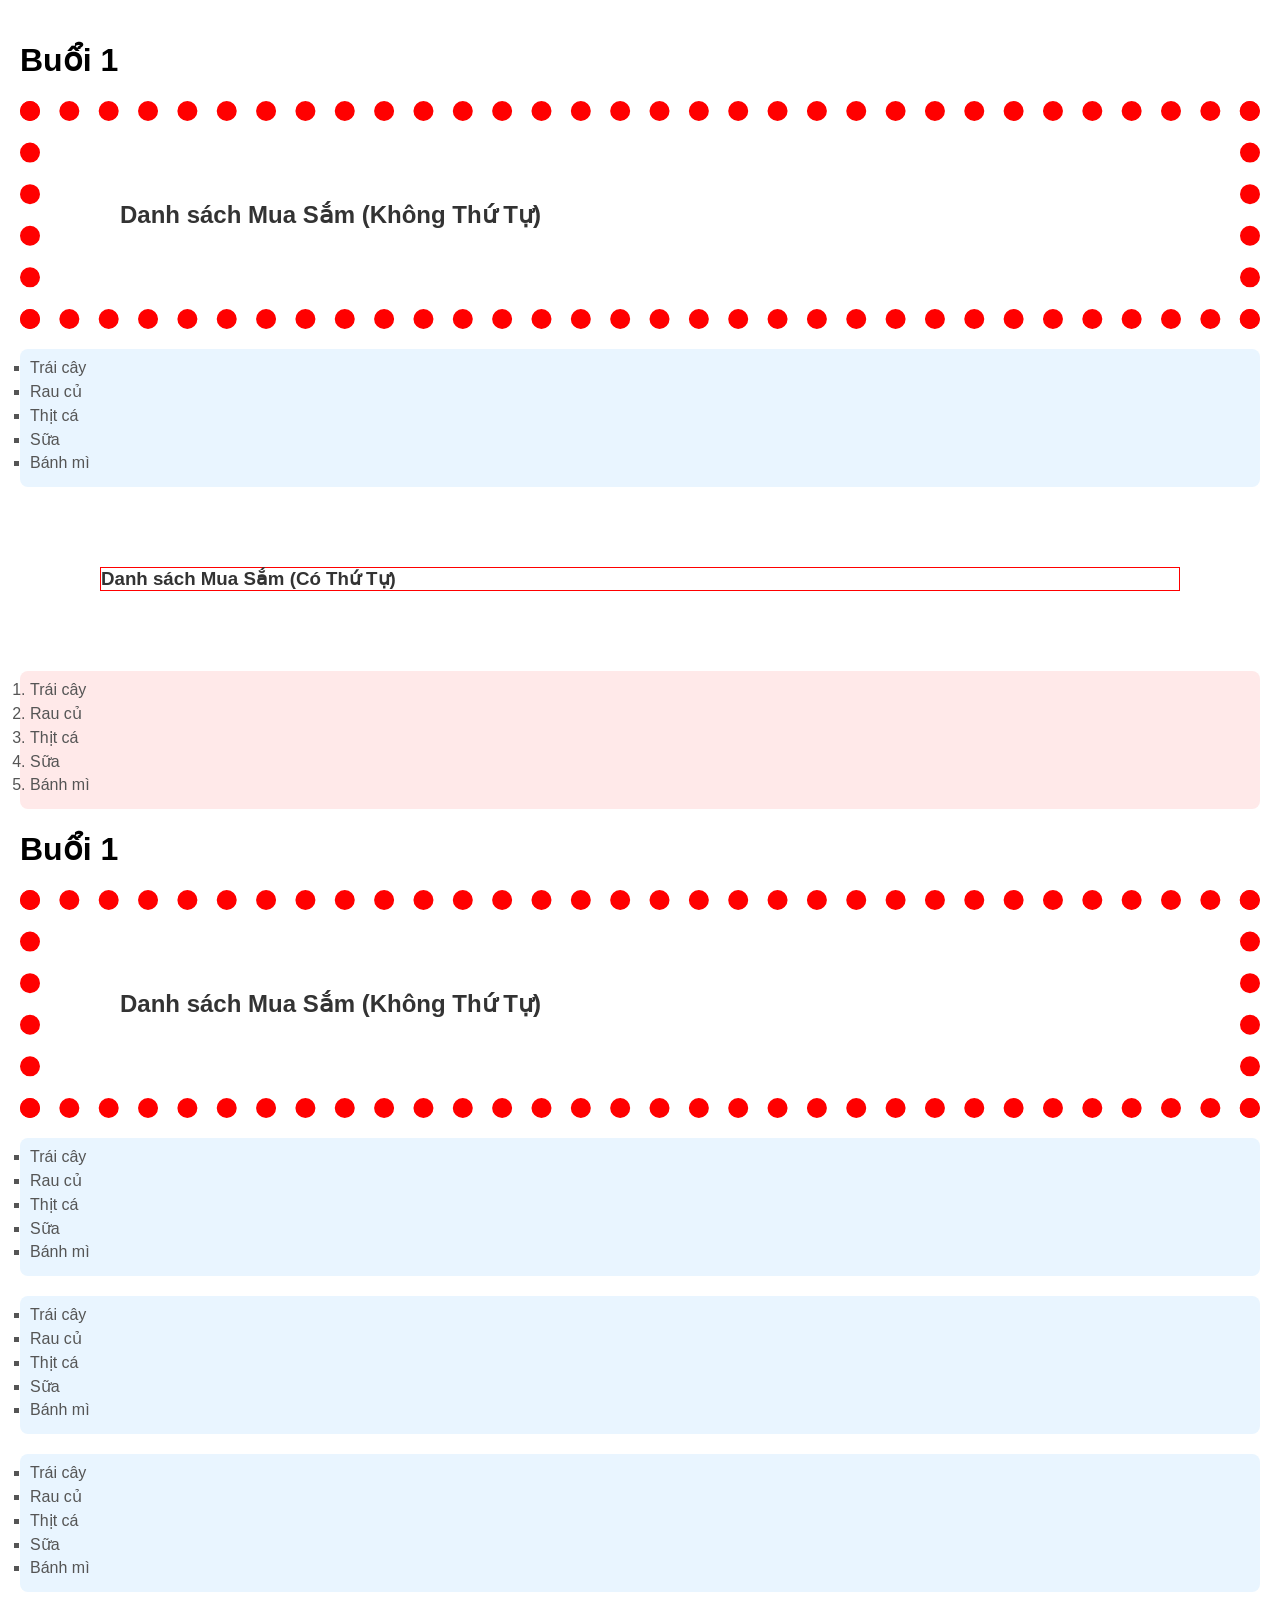
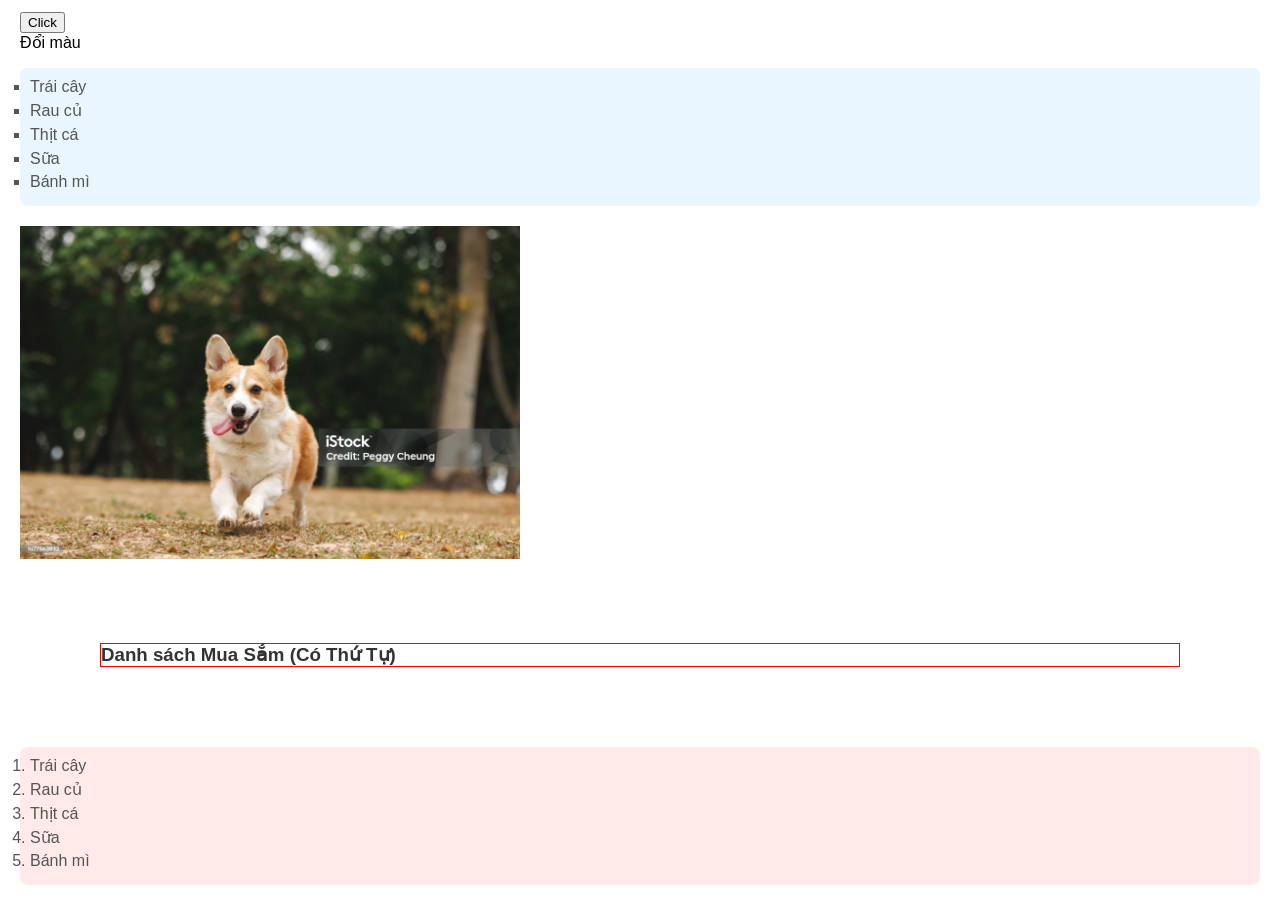
<file: HTML_B1/index.html>
<!DOCTYPE html>
<html lang="en">
  <head>
    <meta charset="UTF-8" />
    <meta name="viewport" content="width=device-width, initial-scale=1.0" />
    <title>Danh sách mua sắm</title>

    <link rel="stylesheet" href="./style.css" />
    <script src="./index.js"></script>
  </head>
  <body>
    <!-- Danh sách không thứ tự (Unordered List) -->
    <h1>Buổi 1</h1>
    <h2>Danh sách Mua Sắm (Không Thứ Tự)</h2>

    <ul>
      <li>Trái cây</li>
      <li>Rau củ</li>
      <li>Thịt cá</li>
      <li>Sữa</li>
      <li>Bánh mì</li>
    </ul>

    <!-- Danh sách có thứ tự (Ordered List) -->
    <h3>Danh sách Mua Sắm (Có Thứ Tự)</h3>
    <ol class="output">
      <li>Trái cây</li>
      <li>Rau củ</li>
      <li>Thịt cá</li>
      <li>Sữa</li>
      <li>Bánh mì</li>
    </ol>
    <h1>Buổi 1</h1>
    <h2>Danh sách Mua Sắm (Không Thứ Tự)</h2>

    <ul>
      <li>Trái cây</li>
      <li>Rau củ</li>
      <li>Thịt cá</li>
      <li>Sữa</li>
      <li>Bánh mì</li>
    </ul>
    <ul>
      <li>Trái cây</li>
      <li>Rau củ</li>
      <li>Thịt cá</li>
      <li>Sữa</li>
      <li>Bánh mì</li>
    </ul>
    <ul>
      <li>Trái cây</li>
      <li>Rau củ</li>
      <li>Thịt cá</li>
      <li>Sữa</li>
      <li>Bánh mì</li>
    </ul>
    <button class="myButton">Click</button>
    <div>Đổi màu</div>
    <ul>
      <li>Trái cây</li>
      <li>Rau củ</li>
      <li>Thịt cá</li>
      <li>Sữa</li>
      <li>Bánh mì</li>
    </ul>
    <img
      src="./assets/imgs/istockphoto-1477563832-1024x1024.jpg"
      alt=""
      width="500px"
    />
    <!-- Danh sách có thứ tự (Ordered List) -->
    <h3>Danh sách Mua Sắm (Có Thứ Tự)</h3>
    <ol>
      <li>Trái cây</li>
      <li>Rau củ</li>
      <li>Thịt cá</li>
      <li>Sữa</li>
      <li>Bánh mì</li>
    </ol>
  </body>
</html>
</file>
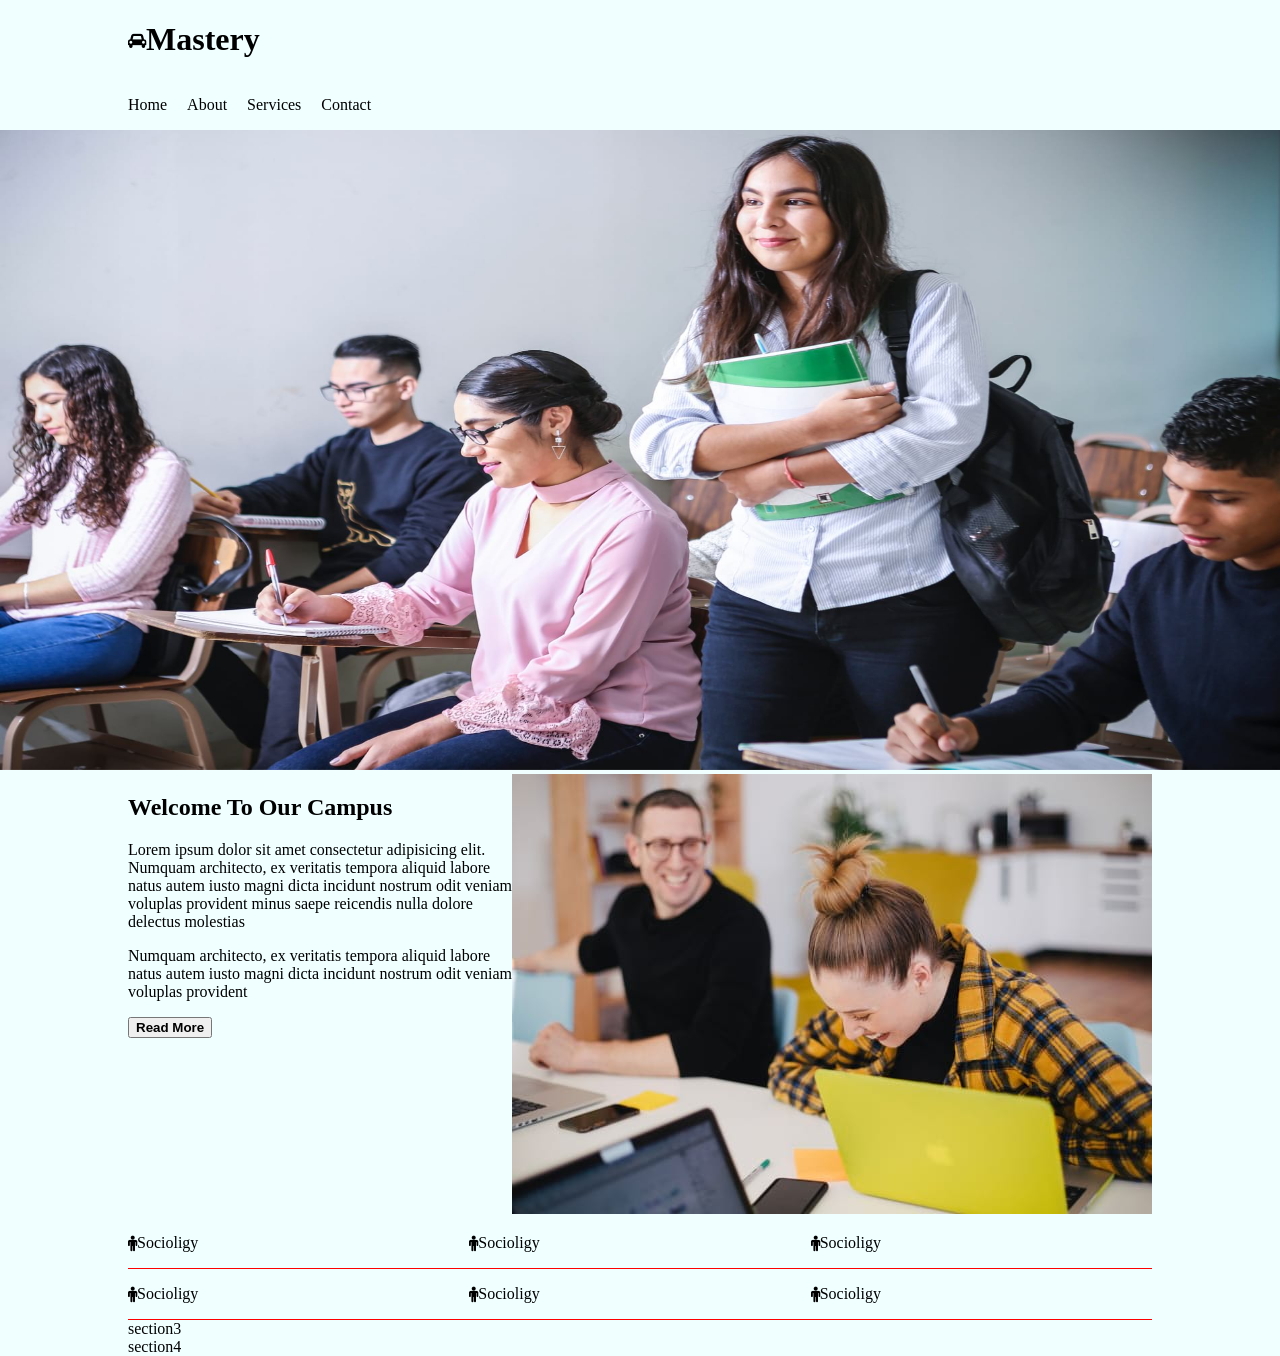
<file: HTML_B3/index.html>
<!DOCTYPE html>
<html lang="en">
  <head>
    <meta charset="UTF-8" />
    <meta http-equiv="X-UA-Compatible" content="IE=edge" />
    <meta name="viewport" content="width=device-width, initial-scale=1.0" />
    <title>Mastery</title>
    <link
      rel="stylesheet"
      href="https://cdnjs.cloudflare.com/ajax/libs/font-awesome/4.7.0/css/font-awesome.min.css"
    />
    <link rel="stylesheet" href="./index.css" />
  </head>
  <body>
    <div class="header container">
      <div class="title">
        <i class="fa fa-car"></i>
        <h1>Mastery</h1>
      </div>
      <div class="content">
        <p>Home</p>
        <p>About</p>
        <p>Services</p>
        <p>Contact</p>
      </div>
    </div>
    <img class="banner_img" src="./images/2.jpg" alt="" />

    <div class="container">
      <div class="banner"></div>
      <div class="main">
        <div class="flex">
          <div class="campus_left">
            <h2>Welcome To Our Campus</h2>
            <p>
              Lorem ipsum dolor sit amet consectetur adipisicing elit. Numquam
              architecto, ex veritatis tempora aliquid labore natus autem iusto
              magni dicta incidunt nostrum odit veniam voluplas provident minus
              saepe reicendis nulla dolore delectus molestias
            </p>
            <p>
              Numquam architecto, ex veritatis tempora aliquid labore natus
              autem iusto magni dicta incidunt nostrum odit veniam voluplas
              provident
            </p>
            <button><b>Read More</b></button>
          </div>
          <div class="campus_right">
            <img src="./images/g1.jpg" alt="" />
          </div>
        </div>

        <div>
          <div class="blog">
            <div class="blog__box">
              <div class="blog__icon">
                <i class="fa fa-male"></i>
                <p>Socioligy</p>
              </div>
            </div>
            <div class="blog__box">
              <div class="blog__icon">
                <i class="fa fa-male"></i>
                <p>Socioligy</p>
              </div>
            </div>
            <div class="blog__box">
              <div class="blog__icon">
                <i class="fa fa-male"></i>
                <p>Socioligy</p>
              </div>
            </div>
            <div class="blog__box">
              <div class="blog__icon">
                <i class="fa fa-male"></i>
                <p>Socioligy</p>
              </div>
            </div>
            <div class="blog__box">
              <div class="blog__icon">
                <i class="fa fa-male"></i>
                <p>Socioligy</p>
              </div>
            </div>
            <div class="blog__box">
              <div class="blog__icon">
                <i class="fa fa-male"></i>
                <p>Socioligy</p>
              </div>
            </div>
          </div>
        </div>
        <div>section3</div>
        <div>section4</div>
      </div>
      <div class="footer"></div>
    </div>
  </body>
</html>
</file>
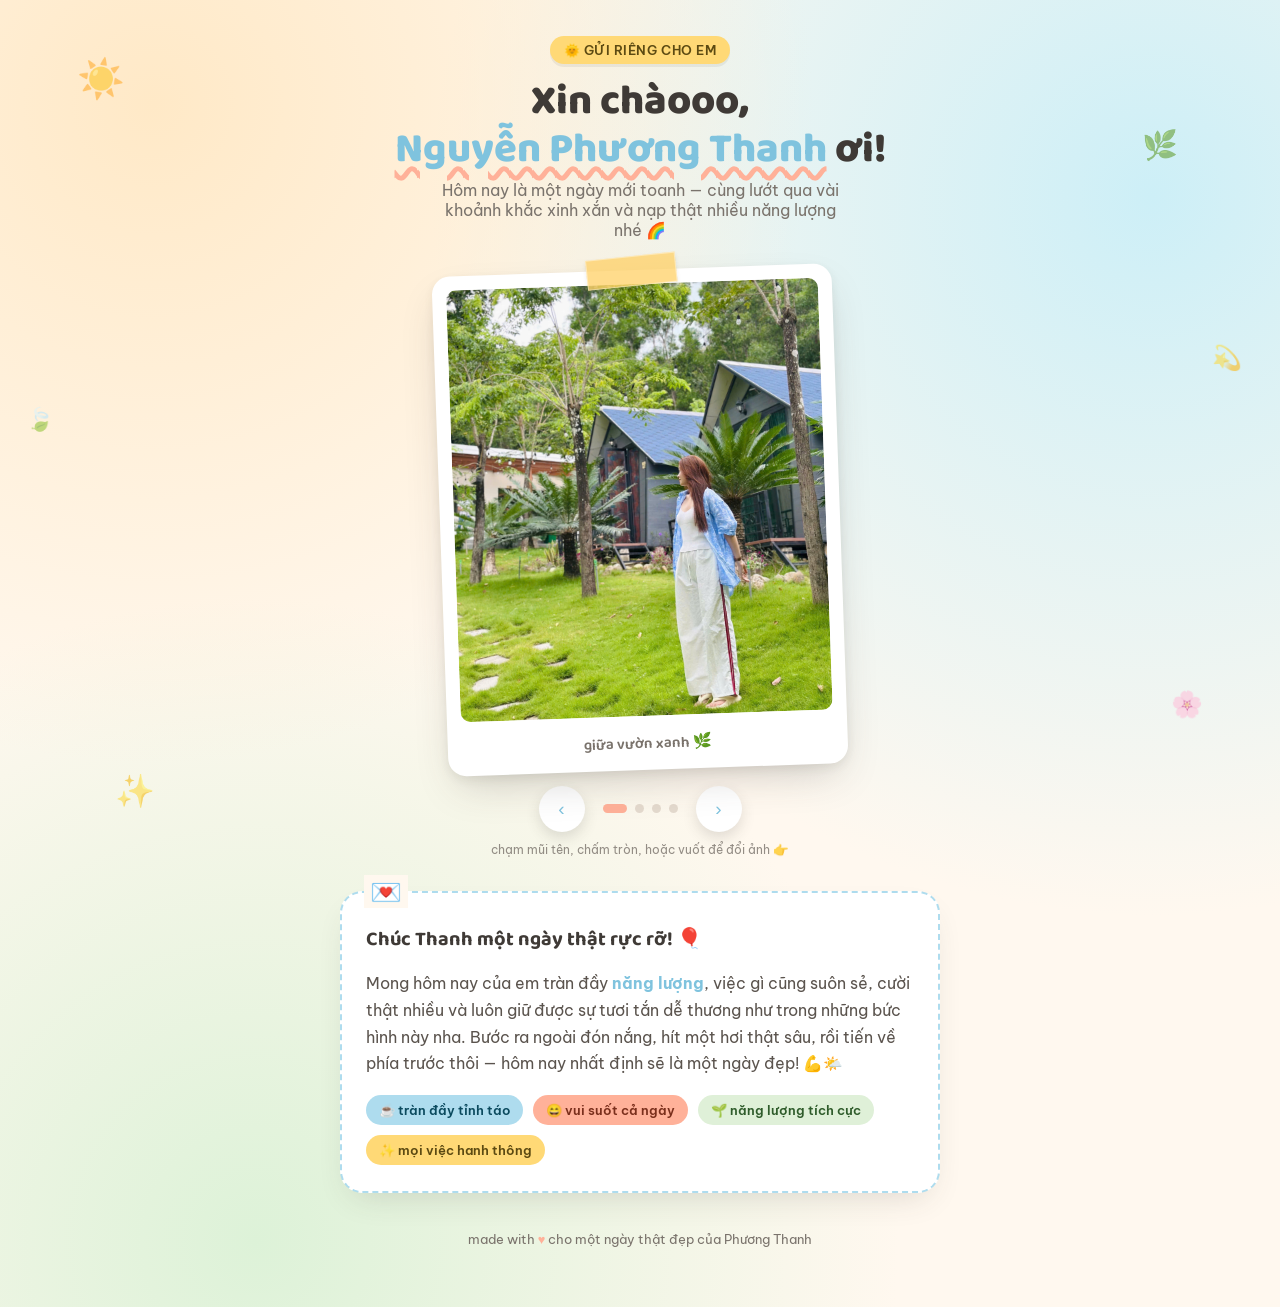
<file: PT/index.html>
<!DOCTYPE html>
<html lang="vi">
<head>
<meta charset="UTF-8">
<meta name="viewport" content="width=device-width, initial-scale=1.0, viewport-fit=cover">
<title>Chào ngày mới, Phương Thanh! 🌤️</title>
<link rel="preconnect" href="https://fonts.googleapis.com">
<link rel="preconnect" href="https://fonts.gstatic.com" crossorigin>
<link href="https://fonts.googleapis.com/css2?family=Baloo+2:wght@500;600;700;800&family=Be+Vietnam+Pro:wght@400;500;600;700&display=swap" rel="stylesheet">
<style>
  :root{
    --cream:#FFF8EF;
    --sky:#AEDCEE;
    --sky-deep:#7FC3DE;
    --leaf:#7FB77E;
    --peach:#FFB199;
    --sun:#FFD976;
    --ink:#3F3A36;
    --ink-soft:#7A736C;
    --card:#FFFFFF;
  }
  *{box-sizing:border-box;}
  html,body{margin:0;padding:0;}
  body{
    min-height:100vh;
    font-family:'Be Vietnam Pro', sans-serif;
    color:var(--ink);
    background:
      radial-gradient(circle at 12% 8%, #FFE9C7 0%, transparent 40%),
      radial-gradient(circle at 90% 15%, #CDEFF7 0%, transparent 45%),
      radial-gradient(circle at 20% 95%, #DDF2D8 0%, transparent 40%),
      var(--cream);
    overflow-x:hidden;
    position:relative;
  }

  /* floating doodles */
  .doodle{
    position:fixed;
    font-size:2rem;
    opacity:.55;
    pointer-events:none;
    animation:float 7s ease-in-out infinite;
    z-index:0;
    user-select:none;
  }
  .doodle.d1{top:6%; left:6%; animation-delay:0s; font-size:2.4rem;}
  .doodle.d2{top:14%; right:8%; animation-delay:1.2s; font-size:1.8rem;}
  .doodle.d3{bottom:10%; left:9%; animation-delay:2s; font-size:2rem;}
  .doodle.d4{bottom:20%; right:6%; animation-delay:.6s; font-size:1.6rem;}
  .doodle.d5{top:45%; left:2%; animation-delay:1.8s; font-size:1.4rem;}
  .doodle.d6{top:38%; right:3%; animation-delay:.9s; font-size:1.5rem;}
  @keyframes float{
    0%,100%{transform:translateY(0) rotate(0deg);}
    50%{transform:translateY(-16px) rotate(8deg);}
  }
  @media (max-width: 640px){
    .doodle{display:none;}
  }

  .wrap{
    position:relative;
    z-index:1;
    max-width:640px;
    margin:0 auto;
    padding:36px 20px 60px;
  }

  header{
    text-align:center;
    margin-bottom:26px;
  }
  .eyebrow{
    display:inline-flex;
    align-items:center;
    gap:8px;
    background:var(--sun);
    color:#5c4a12;
    font-weight:600;
    font-size:.8rem;
    padding:6px 14px;
    border-radius:999px;
    letter-spacing:.04em;
    box-shadow:0 3px 0 rgba(0,0,0,.06);
  }
  h1{
    font-family:'Baloo 2', sans-serif;
    font-weight:800;
    font-size:clamp(1.9rem, 6vw, 2.6rem);
    margin:14px 0 6px;
    line-height:1.15;
    color:var(--ink);
  }
  h1 .name{
    color:var(--sky-deep);
    text-decoration:underline;
    text-decoration-color:var(--peach);
    text-decoration-thickness:5px;
    text-underline-offset:6px;
    text-decoration-style:wavy;
  }
  .sub{
    color:var(--ink-soft);
    font-size:1rem;
    max-width:420px;
    margin:0 auto;
  }

  /* Gallery */
  .gallery{
    position:relative;
    margin:30px auto 18px;
    max-width:400px;
  }
  .polaroid-stage{
    position:relative;
    height:min(78vw, 500px);
  }
  .polaroid{
    position:absolute;
    inset:0;
    background:var(--card);
    border-radius:18px;
    padding:14px 14px 54px;
    box-shadow:0 18px 40px -12px rgba(63,58,54,.25), 0 4px 10px rgba(63,58,54,.08);
    transition:transform .5s cubic-bezier(.22,1,.36,1), opacity .5s ease;
    transform:rotate(-3deg) scale(.98);
    opacity:0;
    pointer-events:none;
  }
  .polaroid.active{
    opacity:1;
    transform:rotate(-2deg) scale(1);
    pointer-events:auto;
    z-index:3;
  }
  .polaroid.active.tilt-r{transform:rotate(2.5deg) scale(1);}
  .polaroid img{
    width:100%;
    height:100%;
    object-fit:cover;
    border-radius:10px;
    display:block;
    background:#eee;
  }
  .polaroid .cap{
    position:absolute;
    bottom:14px;
    left:0; right:0;
    text-align:center;
    font-family:'Baloo 2', sans-serif;
    font-weight:600;
    color:var(--ink-soft);
    font-size:.95rem;
  }
  .tape{
    position:absolute;
    top:-14px; left:50%;
    transform:translateX(-50%) rotate(-4deg);
    width:90px; height:30px;
    background:rgba(255,209,102,.75);
    border:1px solid rgba(255,255,255,.4);
    box-shadow:0 2px 4px rgba(0,0,0,.08);
    z-index:4;
  }

  .controls{
    display:flex;
    align-items:center;
    justify-content:center;
    gap:18px;
    margin-top:16px;
  }
  .arrow-btn{
    width:46px; height:46px;
    border-radius:50%;
    border:none;
    background:var(--card);
    box-shadow:0 6px 14px rgba(63,58,54,.15);
    display:flex;align-items:center;justify-content:center;
    cursor:pointer;
    font-size:1.2rem;
    color:var(--sky-deep);
    transition:transform .15s ease, background .15s ease;
  }
  .arrow-btn:hover{transform:translateY(-2px) scale(1.05); background:#FFF3E0;}
  .arrow-btn:active{transform:scale(.95);}
  .dots{
    display:flex;
    gap:8px;
  }
  .dot{
    width:9px;height:9px;border-radius:50%;
    background:#E4DACE;
    cursor:pointer;
    transition:all .25s ease;
  }
  .dot.active{
    background:var(--peach);
    width:24px;
    border-radius:6px;
  }
  .hint{
    text-align:center;
    font-size:.78rem;
    color:var(--ink-soft);
    margin-top:10px;
    opacity:.8;
  }

  /* Message card */
  .msg-card{
    margin-top:34px;
    background:var(--card);
    border-radius:22px;
    padding:26px 24px;
    box-shadow:0 14px 34px -14px rgba(63,58,54,.2);
    position:relative;
    border:2px dashed var(--sky);
  }
  .msg-card::before{
    content:"💌";
    position:absolute;
    top:-18px; left:22px;
    font-size:1.6rem;
    background:var(--cream);
    padding:0 6px;
  }
  .msg-title{
    font-family:'Baloo 2', sans-serif;
    font-weight:700;
    font-size:1.25rem;
    margin:4px 0 10px;
    color:var(--ink);
  }
  .msg-body{
    font-size:.98rem;
    line-height:1.7;
    color:#5b544e;
  }
  .msg-body strong{color:var(--sky-deep);}

  .energy-row{
    display:flex;
    gap:10px;
    margin-top:18px;
    flex-wrap:wrap;
  }
  .chip{
    background:var(--sky);
    color:#0b4a5e;
    font-size:.82rem;
    font-weight:600;
    padding:7px 13px;
    border-radius:999px;
  }
  .chip:nth-child(2){background:var(--peach); color:#7a2f1c;}
  .chip:nth-child(3){background:#DFF0D8; color:#2f5c2b;}
  .chip:nth-child(4){background:var(--sun); color:#5c4a12;}

  footer{
    text-align:center;
    margin-top:38px;
    font-size:.8rem;
    color:var(--ink-soft);
  }
  footer .heart{
    color:var(--peach);
  }

  @media (prefers-reduced-motion: reduce){
    .doodle{animation:none;}
    .polaroid{transition:none;}
  }
</style>
</head>
<body>

  <div class="doodle d1">☀️</div>
  <div class="doodle d2">🌿</div>
  <div class="doodle d3">✨</div>
  <div class="doodle d4">🌸</div>
  <div class="doodle d5">🍃</div>
  <div class="doodle d6">💫</div>

  <div class="wrap">
    <header>
      <span class="eyebrow">🌞 GỬI RIÊNG CHO EM</span>
      <h1>Xin chàooo,<br><span class="name">Nguyễn Phương Thanh</span> ơi!</h1>
      <p class="sub">Hôm nay là một ngày mới toanh — cùng lướt qua vài khoảnh khắc xinh xắn và nạp thật nhiều năng lượng nhé 🌈</p>
    </header>

    <div class="gallery">
      <div class="polaroid-stage" id="stage">
        <div class="polaroid active" data-index="0">
          <div class="tape"></div>
          <img src="images/T1.jpg" alt="Phương Thanh dạo chơi trong khu vườn xanh mát">
          <div class="cap">giữa vườn xanh 🌿</div>
        </div>
        <div class="polaroid tilt-r" data-index="1">
          <div class="tape"></div>
          <img src="images/T2.jpg" alt="Phương Thanh bên hồ nước trong xanh">
          <div class="cap">bên hồ nắng đẹp ☀️</div>
        </div> <div class="polaroid tilt-r" data-index="3">
          <div class="tape"></div>
          <img src="images/T5.jpg" alt="PT nhìn TT">
          <div class="cap">Em nhìn anh hả 👀</div>
        </div>
        <div class="polaroid tilt-r" data-index="2">
          <div class="tape"></div>
          <img src="images/T3.jpg" alt="Trọng Thắng đang đua xe">
          <div class="cap">đua xe không nè? 🏍️</div>
        </div>
       
      </div>

      <div class="controls">
        <button class="arrow-btn" id="prevBtn" aria-label="Ảnh trước">‹</button>
        <div class="dots" id="dots">
          <div class="dot active" data-index="0"></div>
          <div class="dot" data-index="1"></div>
          <div class="dot" data-index="2"></div>
          <div class="dot" data-index="3"></div>
        </div>
        <button class="arrow-btn" id="nextBtn" aria-label="Ảnh sau">›</button>
      </div>
      <p class="hint">chạm mũi tên, chấm tròn, hoặc vuốt để đổi ảnh 👉</p>
    </div>

    <div class="msg-card">
      <p class="msg-title">Chúc Thanh một ngày thật rực rỡ! 🎈</p>
      <p class="msg-body">
        Mong hôm nay của em tràn đầy <strong>năng lượng</strong>, việc gì cũng suôn sẻ, cười thật nhiều
        và luôn giữ được sự tươi tắn dễ thương như trong những bức hình này nha. Bước ra ngoài đón nắng,
        hít một hơi thật sâu, rồi tiến về phía trước thôi — hôm nay nhất định sẽ là một ngày đẹp! 💪🌤️
      </p>
      <div class="energy-row">
        <span class="chip">☕ tràn đầy tỉnh táo</span>
        <span class="chip">😄 vui suốt cả ngày</span>
        <span class="chip">🌱 năng lượng tích cực</span>
        <span class="chip">✨ mọi việc hanh thông</span>
      </div>
    </div>

    <footer>
      made with <span class="heart">♥</span> cho một ngày thật đẹp của Phương Thanh
    </footer>
  </div>

<script>
  const polaroids = document.querySelectorAll('.polaroid');
  const dots = document.querySelectorAll('.dot');
  const prevBtn = document.getElementById('prevBtn');
  const nextBtn = document.getElementById('nextBtn');
  const stage = document.getElementById('stage');
  let current = 0;
  const total = polaroids.length;

  function show(index){
    current = (index + total) % total;
    polaroids.forEach((p, i) => {
      p.classList.toggle('active', i === current);
    });
    dots.forEach((d, i) => d.classList.toggle('active', i === current));
  }

  prevBtn.addEventListener('click', () => show(current - 1));
  nextBtn.addEventListener('click', () => show(current + 1));
  dots.forEach(d => d.addEventListener('click', () => show(parseInt(d.dataset.index))));

  // swipe support
  let touchStartX = 0;
  stage.addEventListener('touchstart', e => { touchStartX = e.touches[0].clientX; }, {passive:true});
  stage.addEventListener('touchend', e => {
    const dx = e.changedTouches[0].clientX - touchStartX;
    if (Math.abs(dx) > 40) {
      dx > 0 ? show(current - 1) : show(current + 1);
    }
  }, {passive:true});

  // keyboard support
  document.addEventListener('keydown', e => {
    if (e.key === 'ArrowLeft') show(current - 1);
    if (e.key === 'ArrowRight') show(current + 1);
  });
</script>
</body>
</html>
</file>
<file: HTML_B1/style.css>
body {
    font-family: Arial, sans-serif;
    background-color: white;
    margin: 0;
    padding: 20px;
  }

  /* Đặt kiểu cho tiêu đề */
  h2 {
    color: #333;
    border-bottom: 2px solid #ccc;
    /* padding-bottom: 5px; */
    padding: 80px;
    /* margin: 70px; */
    border: 20px dotted red;
  }
  h3 {
    color: #333;
    border-bottom: 2px solid #ccc;
    /* padding-bottom: 5px; */
    /* padding: 80px; */
    margin: 80px;
    border: 1px solid red;
  }

  /* Đặt kiểu cho danh sách không thứ tự */
  ul {
    list-style-type: square; /* Thay đổi kiểu dấu đầu dòng thành hình tròn */
    padding-left: 20px;
    background-color: #e9f5ff; /* Màu nền nhạt cho danh sách */
    padding: 10px;
    border-radius: 8px;
    margin-bottom: 20px;
  }

  /* Đặt kiểu cho danh sách có thứ tự */
  ol {
    list-style-type: decimal; /* Kiểu số thứ tự */
    padding-left: 20px;
    background-color: #ffe9e9; /* Màu nền nhạt cho danh sách */
    padding: 10px;
    border-radius: 8px;
  }

  /* Đặt kiểu cho các mục trong danh sách */
  li {
    color: #555;
    margin-bottom: 5px;
  }
</file>
<file: HTML_B3/index.css>
body{
    background-color: azure;
    margin: 0;
    
}

.container{
    margin: auto;
    width: 80%;
}
.header .title,.content {
    display: flex;
    align-items: center;
}

.content p{
    margin-right: 20px;
}
.banner_img{
width: 100%;
height: 50vw;
}
.flex{
    display: flex;
}

/* grid box */
.blog{
    display: grid;
    grid-template-columns: repeat(3, 1fr); 
    /* repeat(3,1fr) chia 1 hàng, 3 phần tử */
}
.blog__icon{
    display: flex;
    align-items: center;
    border-bottom: 1px solid red;
}

/* float */
/* .blog__box{
    float: left;
    cho các phần tử đi qua trái 
    width: 28%;
    mỗi phần tử 28px
} */
</file>
